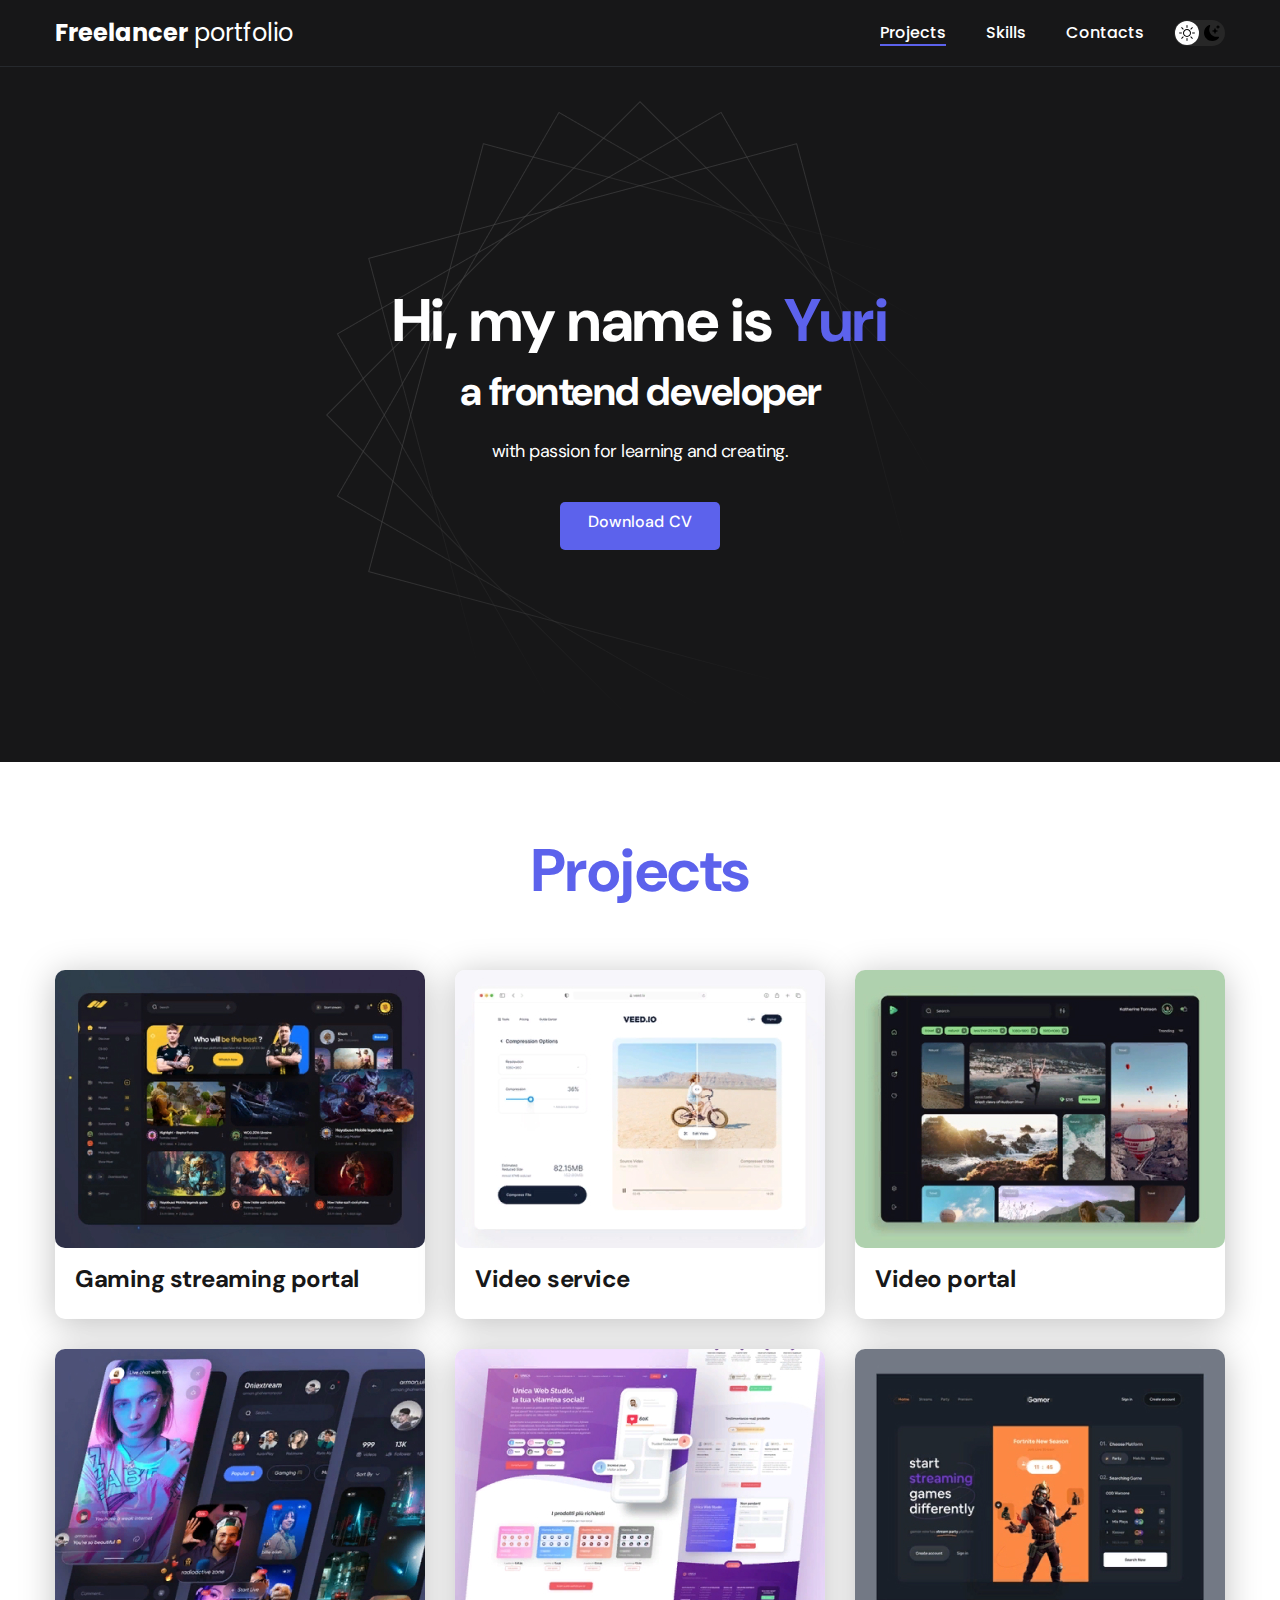
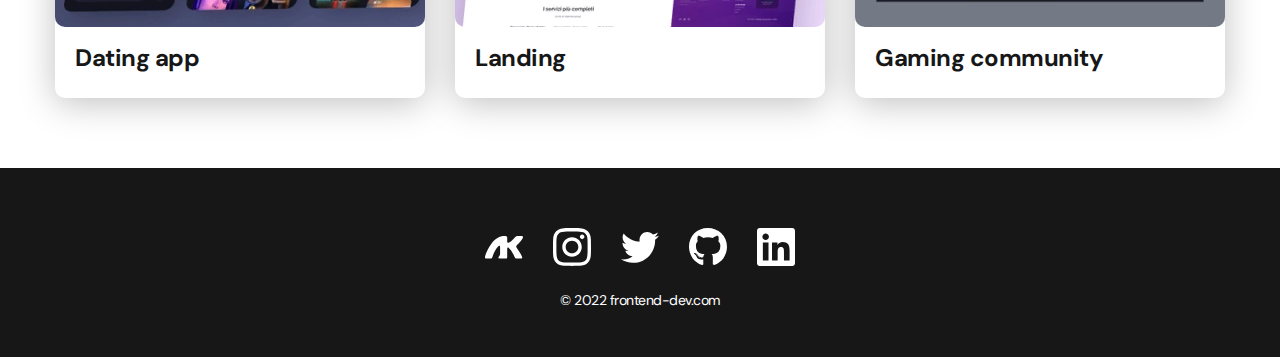
<file: index.html>
<!DOCTYPE html>
<html lang="en">
<head>
    <meta charset="UTF-8">
    <meta http-equiv="X-UA-Compatible" content="IE=edge">
    <meta name="viewport" content="width=device-width, initial-scale=1.0">
    <title>Freelancer portfolio</title>
    <link rel="stylesheet" href="./css/style.css">
</head>
<body>

<nav class="nav">
    <div class="container">
        <div class="nav-row">
            <a href="./index.html" class="logo"><strong>Freelancer</strong> portfolio</a>

            <button class="dark-mode">
                <img src="./img/icons/sun.svg" alt="light mode" class="dark-mode-btn__icons">
                <img src="./img/icons/moon.svg" alt="dark mode" class="dark-mode-btn__icons">
            </button>

            <ul class="nav-list">
        <li class="nav-list__item"><a href="./index.html" class="nav-list__link nav-list__link--active">Projects</a></li>
        <li class="nav-list__item"><a href="./skills.html" class="nav-list__link">Skills</a></li>
        <li class="nav-list__item"><a href="./contacts.html" class="nav-list__link">Contacts</a></li>
            </ul>
        </div>
    </div>
</nav>
    
<header class="header">

        <div class="header-wrapper">
            <h1 class="header__title">
                <strong>Hi, my name is <em>Yuri</em></strong><br>
                a frontend developer
            </h1>
            <div class="header__text">
                <p>with passion for learning and creating.</p>
            </div>
            <a href="#!" class="btn">Download CV</a>
        </div>

</header>

<main class="section">
    <div class="container">
        <h2 class="title-1">Projects</h2>
        <ul class="projects">
            <li class="project">
                <a href="./project-page1.html">
                <img src="./img/projects/01.jpg" alt="project image" class="project__img">
                <h3 class="project__title">Gaming streaming portal</h3>
            </a>
            </li>
            <li class="project">
                <a href="./project-page2.html">
                <img src="./img/projects/02.jpg" alt="project image" class="project__img">
                <h3 class="project__title">Video service</h3>
            </a>
            </li>
            <li class="project">
                <a href="./project-page.html">
                <img src="./img/projects/03.jpg" alt="project image" class="project__img">
                <h3 class="project__title">Video portal</h3>
            </a>
            </li>
            <li class="project">
                <a href="./project-page.html">
                <img src="./img/projects/04.jpg" alt="project image" class="project__img">
                <h3 class="project__title">Dating app</h3>
            </a>
            </li>
            <li class="project">
                <a href="./project-page.html">
                <img src="./img/projects/05.jpg" alt="project image" class="project__img">
                <h3 class="project__title">Landing</h3>
            </a>
            </li>
            <li class="project">
                <a href="./project-page.html">
                <img src="./img/projects/06.jpg" alt="project image" class="project__img">
                <h3 class="project__title">Gaming community</h3>
            </a>
            </li>
        </ul>
    </div>
</main>

<footer class="footer">
    <div class="container">
        <div class="footer__wrapper">
            <ul class="social">
            <li class="social__item"><a href="#!"><img src="./img/icons/vk.svg" alt="VK"></a></li>
            <li class="social__item"><a href="#!"><img src="./img/icons/Insta.svg" alt="Insta"></a></li>
            <li class="social__item"><a href="#!"><img src="./img/icons/Twit.svg" alt="Twitter"></a></li>    
            <li class="social__item"><a href="#!"><img src="./img/icons/Git.svg" alt="Git"></a></li>    
            <li class="social__item"><a href="#!"><img src="./img/icons/Link.svg" alt="LinkD"></a></li>    
            </ul>
            <div class="copyright">
            <p>© 2022 frontend-dev.com</p>
            </div>
        </div>
    </div>
</footer>

<script src="./main.js"></script>

</body>
</html>
</file>
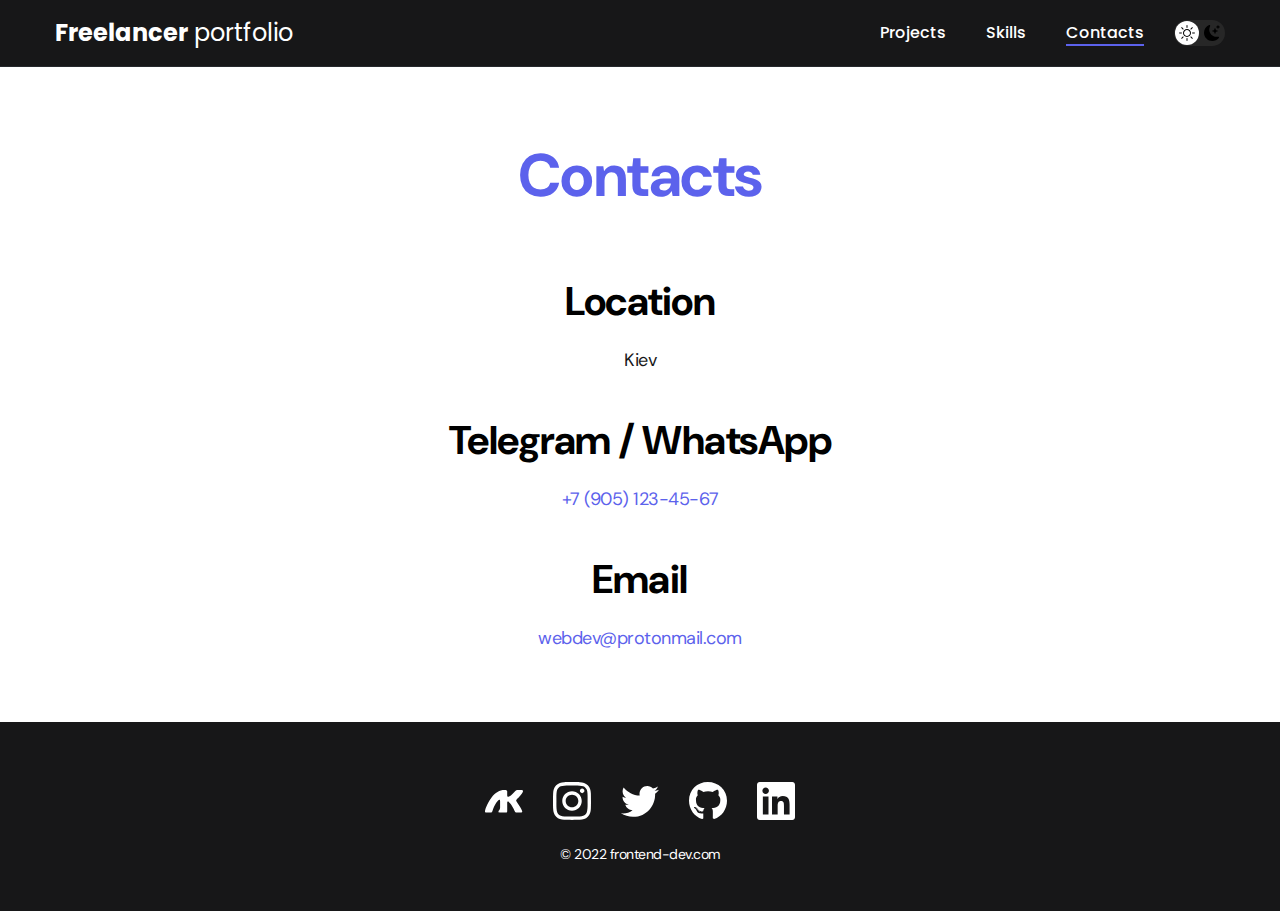
<file: contacts.html>
<!DOCTYPE html>
<html lang="en">
<head>
    <meta charset="UTF-8">
    <meta http-equiv="X-UA-Compatible" content="IE=edge">
    <meta name="viewport" content="width=device-width, initial-scale=1.0">
    <title>Freelancer portfolio</title>
    <link rel="stylesheet" href="./css/style.css">
</head>
<body>

<nav class="nav">
    <div class="container">
        <div class="nav-row">
            <a href="./index.html" class="logo"><strong>Freelancer</strong> portfolio</a>
            <button class="dark-mode">
                <img src="./img/icons/sun.svg" alt="light mode" class="dark-mode-btn__icons">
                <img src="./img/icons/moon.svg" alt="dark mode" class="dark-mode-btn__icons">
            </button>
            <ul class="nav-list">
        <li class="nav-list__item"><a href="./index.html" class="nav-list__link">Projects</a></li>
        <li class="nav-list__item"><a href="./skills.html" class="nav-list__link ">Skills</a></li>
        <li class="nav-list__item"><a href="./contacts.html" class="nav-list__link nav-list__link--active">Contacts</a></li>
            </ul>
        </div>
    </div>
</nav>
    


<main class="section">
    <div class="container">



            <h1 class="title-1">Contacts</h1>

            <ul class="content-list">
                <li class="content-list__item">
                    <h2 class="title-2">Location</h2>
                    <p>Kiev</p>
                </li>

                <li class="content-list__item">
                    <h2 class="title-2">Telegram / WhatsApp</h2>
                    <p><a href="tel:+79051234567">+7 (905) 123-45-67</a></p>
                </li>

                <li class="content-list__item">
                    <h2 class="title-2">Email</h2>
                    <p><a href="mailto:webdev@protonmail.com">webdev@protonmail.com</a> </p>
                </li>
            </ul>




    </div>
</main>

<footer class="footer">
    <div class="container">
        <div class="footer__wrapper">
            <ul class="social">
            <li class="social__item"><a href="#!"><img src="./img/icons/vk.svg" alt="VK"></a></li>
            <li class="social__item"><a href="#!"><img src="./img/icons/Insta.svg" alt="Insta"></a></li>
            <li class="social__item"><a href="#!"><img src="./img/icons/Twit.svg" alt="Twitter"></a></li>    
            <li class="social__item"><a href="#!"><img src="./img/icons/Git.svg" alt="Git"></a></li>    
            <li class="social__item"><a href="#!"><img src="./img/icons/Link.svg" alt="LinkD"></a></li>    
            </ul>
            <div class="copyright">
            <p>© 2022 frontend-dev.com</p>
            </div>
        </div>
    </div>
</footer>

<script src="./main.js"></script>

</body>
</html>
</file>
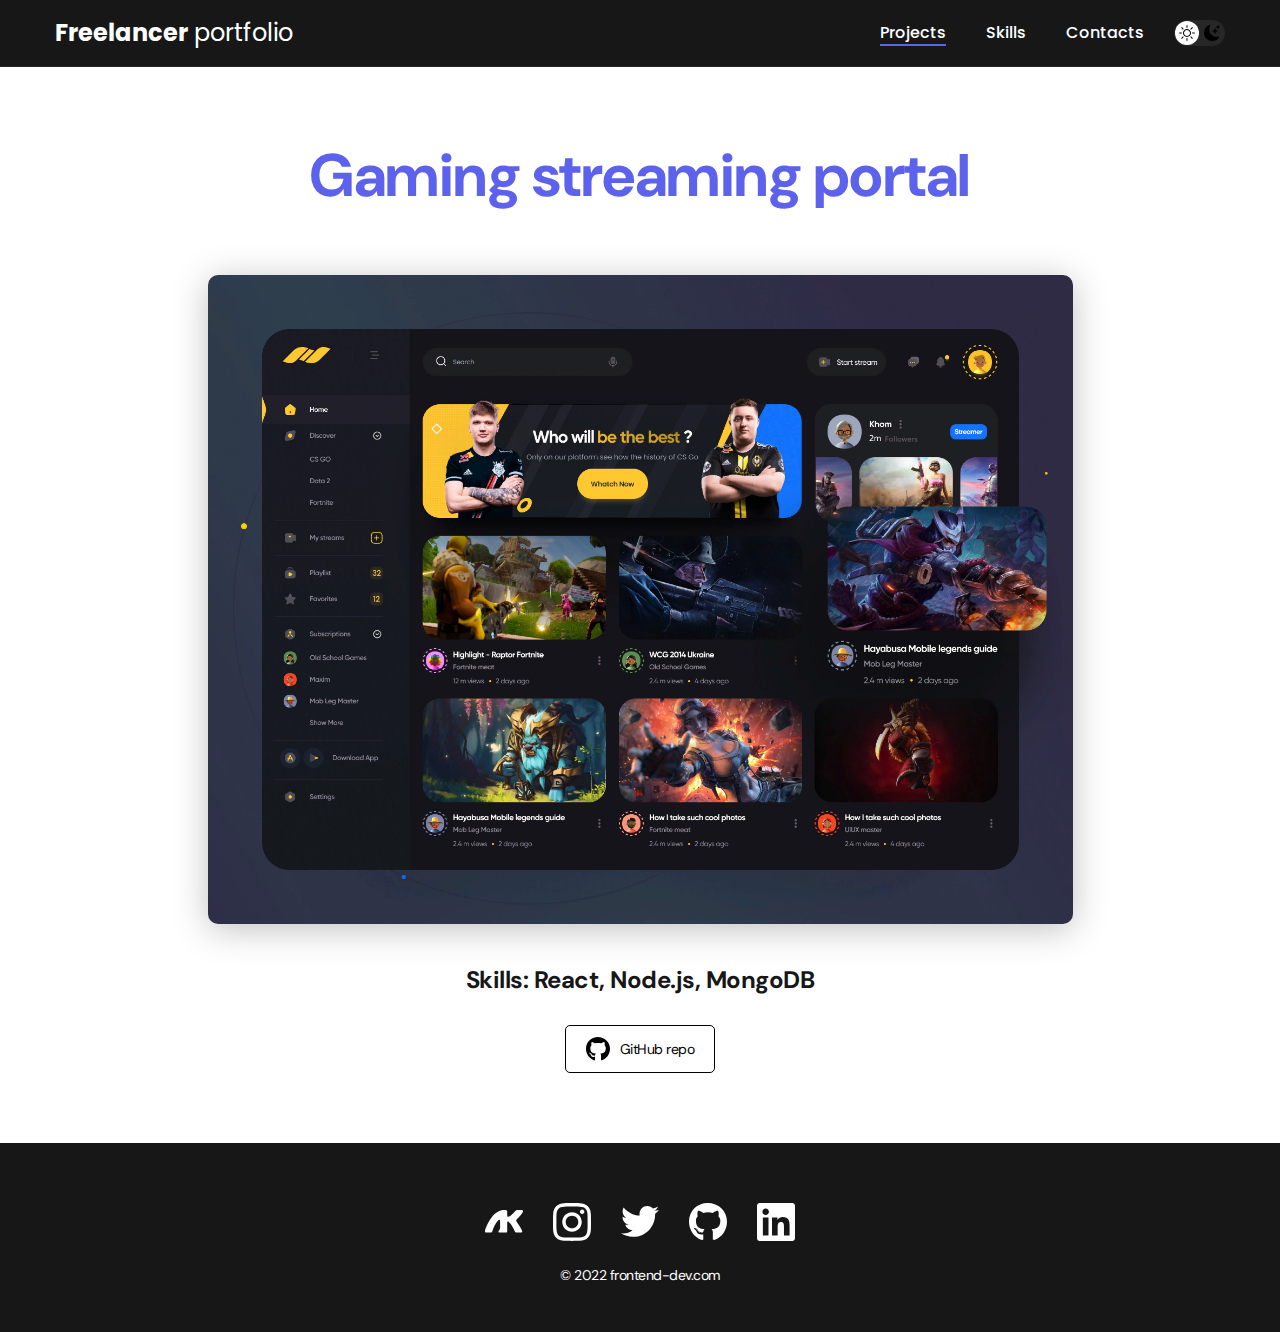
<file: project-page1.html>
<!DOCTYPE html>
<html lang="en">
<head>
    <meta charset="UTF-8">
    <meta http-equiv="X-UA-Compatible" content="IE=edge">
    <meta name="viewport" content="width=device-width, initial-scale=1.0">
    <title>Freelancer portfolio</title>
    <link rel="stylesheet" href="./css/style.css">
</head>
<body>

<nav class="nav">
    <div class="container">
        <div class="nav-row">
            <a href="./index.html" class="logo"><strong>Freelancer</strong> portfolio</a>
            <button class="dark-mode">
                <img src="./img/icons/sun.svg" alt="light mode" class="dark-mode-btn__icons">
                <img src="./img/icons/moon.svg" alt="dark mode" class="dark-mode-btn__icons">
            </button>
            <ul class="nav-list">
        <li class="nav-list__item"><a href="./index.html" class="nav-list__link nav-list__link--active">Projects</a></li>
        <li class="nav-list__item"><a href="./skills.html" class="nav-list__link">Skills</a></li>
        <li class="nav-list__item"><a href="./contacts.html" class="nav-list__link">Contacts</a></li>
            </ul>
        </div>
    </div>
</nav>
    


<main class="section">
    <div class="container">

        <div class="project-details">

            <h1 class="title-1">Gaming streaming portal</h1>

            <img src="./img/projects/new/01-big.jpg" alt="" class="project-details__cover">

            <div class="project-detail__desc">
                <p>Skills: React, Node.js, MongoDB</p>
            </div>

            <a href="#!" class="btn-outline">
                <img src="./img/icons/GitHub-icons.svg" alt="">
                GitHub repo
            </a>

        </div>

    </div>
</main>

<footer class="footer">
    <div class="container">
        <div class="footer__wrapper">
            <ul class="social">
            <li class="social__item"><a href="#!"><img src="./img/icons/vk.svg" alt="VK"></a></li>
            <li class="social__item"><a href="#!"><img src="./img/icons/Insta.svg" alt="Insta"></a></li>
            <li class="social__item"><a href="#!"><img src="./img/icons/Twit.svg" alt="Twitter"></a></li>    
            <li class="social__item"><a href="#!"><img src="./img/icons/Git.svg" alt="Git"></a></li>    
            <li class="social__item"><a href="#!"><img src="./img/icons/Link.svg" alt="LinkD"></a></li>    
            </ul>
            <div class="copyright">
            <p>© 2022 frontend-dev.com</p>
            </div>
        </div>
    </div>
</footer>

<script src="./main.js"></script>

</body>
</html>
</file>
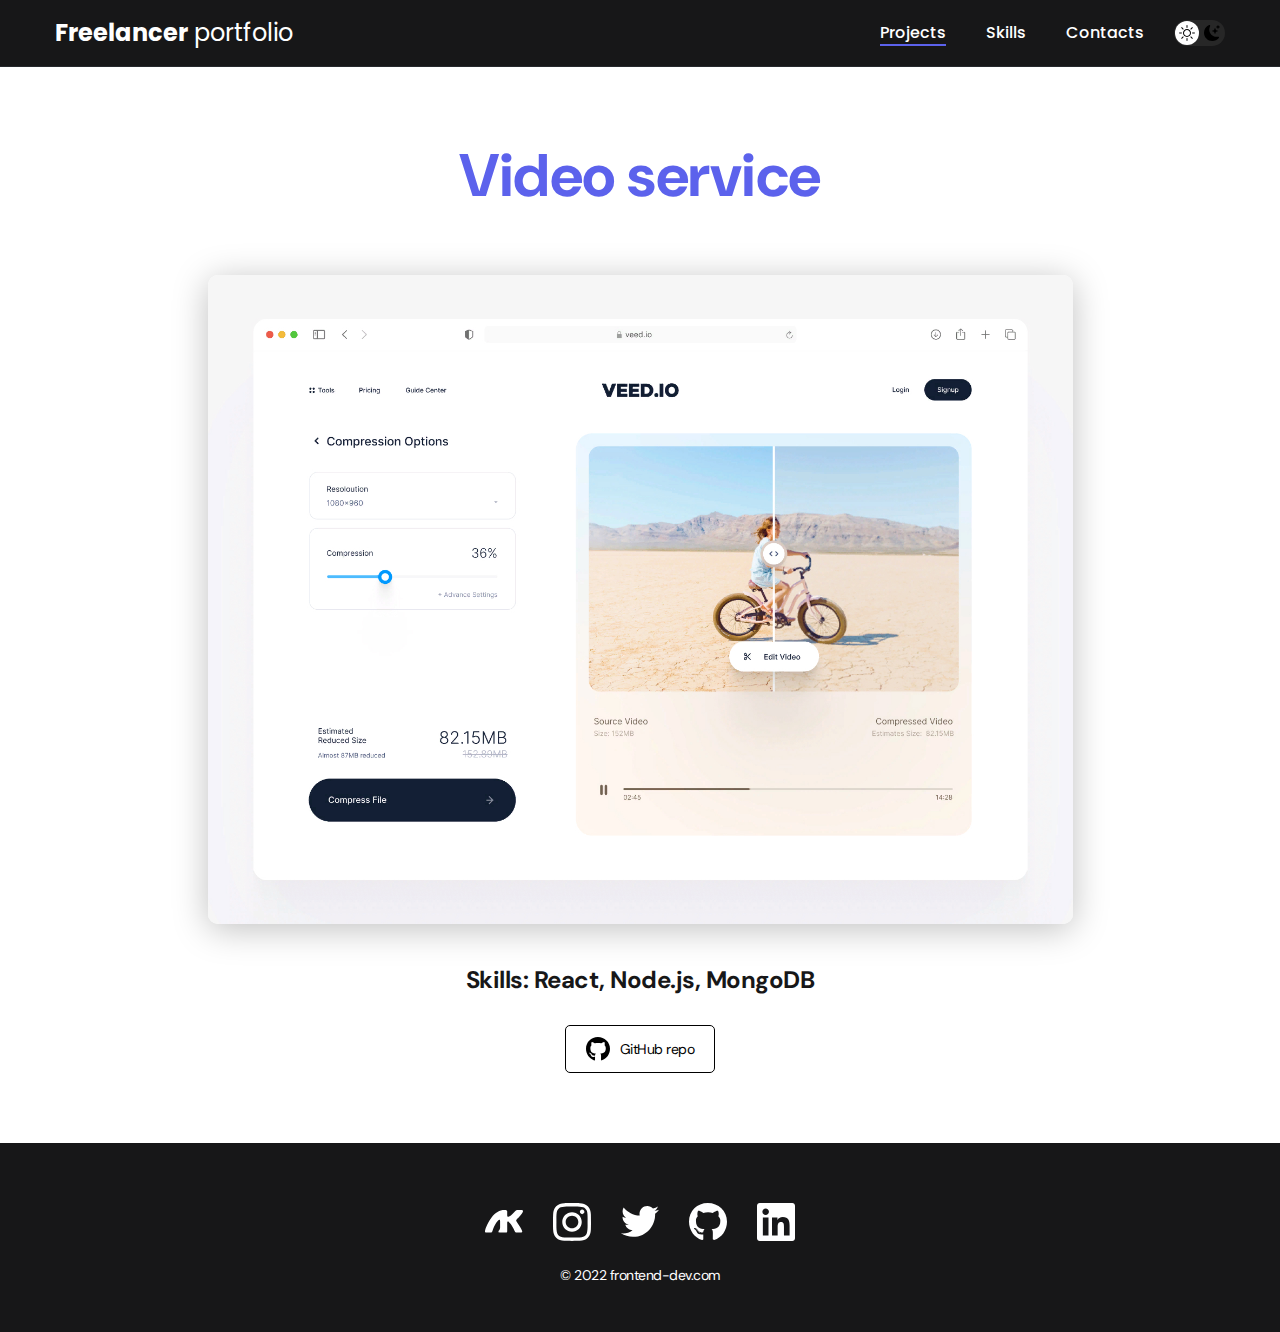
<file: project-page2.html>
<!DOCTYPE html>
<html lang="en">
<head>
    <meta charset="UTF-8">
    <meta http-equiv="X-UA-Compatible" content="IE=edge">
    <meta name="viewport" content="width=device-width, initial-scale=1.0">
    <title>Freelancer portfolio</title>
    <link rel="stylesheet" href="./css/style.css">
</head>
<body>

<nav class="nav">
    <div class="container">
        <div class="nav-row">
            <a href="./index.html" class="logo"><strong>Freelancer</strong> portfolio</a>
            <button class="dark-mode">
                <img src="./img/icons/sun.svg" alt="light mode" class="dark-mode-btn__icons">
                <img src="./img/icons/moon.svg" alt="dark mode" class="dark-mode-btn__icons">
            </button>
            <ul class="nav-list">
        <li class="nav-list__item"><a href="./index.html" class="nav-list__link nav-list__link--active">Projects</a></li>
        <li class="nav-list__item"><a href="./skills.html" class="nav-list__link">Skills</a></li>
        <li class="nav-list__item"><a href="./contacts.html" class="nav-list__link">Contacts</a></li>
            </ul>
        </div>
    </div>
</nav>
    


<main class="section">
    <div class="container">

        <div class="project-details">

            <h1 class="title-1">Video service</h1>

            <img src="./img/projects/new/02-big.jpg" alt="" class="project-details__cover">

            <div class="project-detail__desc">
                <p>Skills: React, Node.js, MongoDB</p>
            </div>

            <a href="#!" class="btn-outline">
                <img src="./img/icons/GitHub-icons.svg" alt="">
                GitHub repo
            </a>

        </div>

    </div>
</main>

<footer class="footer">
    <div class="container">
        <div class="footer__wrapper">
            <ul class="social">
            <li class="social__item"><a href="#!"><img src="./img/icons/vk.svg" alt="VK"></a></li>
            <li class="social__item"><a href="#!"><img src="./img/icons/Insta.svg" alt="Insta"></a></li>
            <li class="social__item"><a href="#!"><img src="./img/icons/Twit.svg" alt="Twitter"></a></li>    
            <li class="social__item"><a href="#!"><img src="./img/icons/Git.svg" alt="Git"></a></li>    
            <li class="social__item"><a href="#!"><img src="./img/icons/Link.svg" alt="LinkD"></a></li>    
            </ul>
            <div class="copyright">
            <p>© 2022 frontend-dev.com</p>
            </div>
        </div>
    </div>
</footer>

<script src="./main.js"></script>


</body>
</html>
</file>
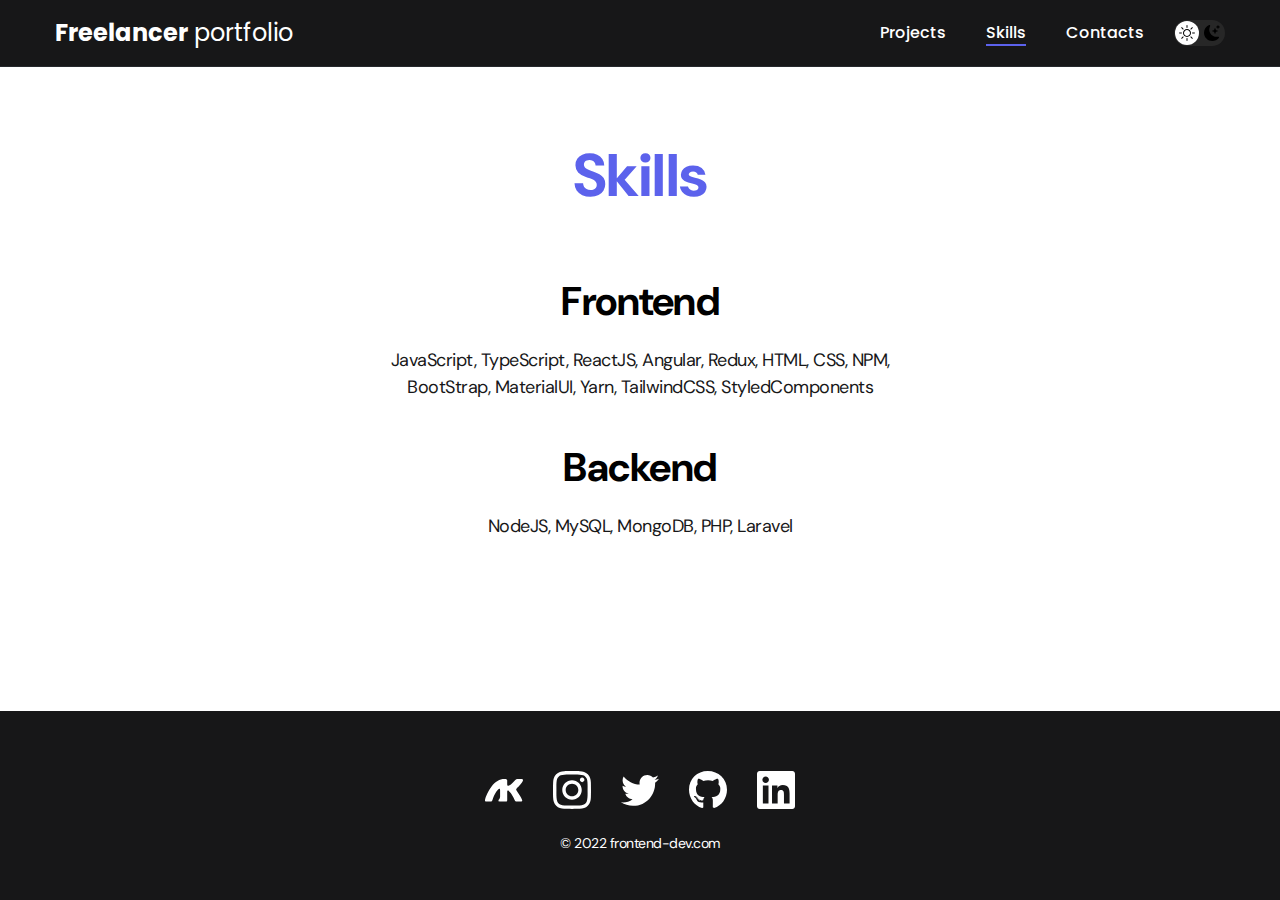
<file: skills.html>
<!DOCTYPE html>
<html lang="en">
<head>
    <meta charset="UTF-8">
    <meta http-equiv="X-UA-Compatible" content="IE=edge">
    <meta name="viewport" content="width=device-width, initial-scale=1.0">
    <title>Freelancer portfolio</title>
    <link rel="stylesheet" href="./css/style.css">
</head>
<body>

<nav class="nav">
    <div class="container">
        <div class="nav-row">
            <a href="./index.html" class="logo"><strong>Freelancer</strong> portfolio</a>
            <button class="dark-mode">
                <img src="./img/icons/sun.svg" alt="light mode" class="dark-mode-btn__icons">
                <img src="./img/icons/moon.svg" alt="dark mode" class="dark-mode-btn__icons">
            </button>
            <ul class="nav-list">
        <li class="nav-list__item"><a href="./index.html" class="nav-list__link">Projects</a></li>
        <li class="nav-list__item"><a href="./skills.html" class="nav-list__link nav-list__link--active">Skills</a></li>
        <li class="nav-list__item"><a href="./contacts.html" class="nav-list__link">Contacts</a></li>
            </ul>
        </div>
    </div>
</nav>
    


<main class="section">
    <div class="container">



            <h1 class="title-1">Skills</h1>

            <ul class="content-list">
                <li class="content-list__item">
                    <h2 class="title-2">Frontend</h2>
                    <p>JavaScript, TypeScript, ReactJS, Angular, Redux, HTML, CSS, NPM, BootStrap, MaterialUI, Yarn, TailwindCSS, StyledComponents</p>
                </li>

                <li class="content-list__item">
                    <h2 class="title-2">Backend</h2>
                    <p>NodeJS, MySQL, MongoDB, PHP, Laravel</p>
                </li>

            </ul>

        
        



    </div>
</main>

<footer class="footer">
    <div class="container">
        <div class="footer__wrapper">
            <ul class="social">
            <li class="social__item"><a href="#!"><img src="./img/icons/vk.svg" alt="VK"></a></li>
            <li class="social__item"><a href="#!"><img src="./img/icons/Insta.svg" alt="Insta"></a></li>
            <li class="social__item"><a href="#!"><img src="./img/icons/Twit.svg" alt="Twitter"></a></li>    
            <li class="social__item"><a href="#!"><img src="./img/icons/Git.svg" alt="Git"></a></li>    
            <li class="social__item"><a href="#!"><img src="./img/icons/Link.svg" alt="LinkD"></a></li>    
            </ul>
            <div class="copyright">
            <p>© 2022 frontend-dev.com</p>
            </div>
        </div>
    </div>
</footer>

<script src="./main.js"></script>

</body>
</html>
</file>
<file: css/style.css>
@import url(./reset.css);
@import url('https://fonts.googleapis.com/css2?family=DM+Sans:wght@400;500;700&family=Poppins:wght@400;500;700&display=swap');

/*

font-family: 'DM Sans', sans-serif;
font-family: 'Poppins', sans-serif;

*/

:root {
    --blackpure: #000;
    --black: #171718;
    --black-border: #26292D;
    --white: #fff;
    --purple: #5C62EC;

    --text-color:var(--black);
    --dark-bg: var(--black);
    --dark-border: var(--black-border);
    --header-text:var(--white);
    --accent:var(--purple);

    /* light mode  */
    --page-bg: var(--white);
    --text-color: var(--black);
    --title-1:var(--accent);
    --title-2:var(--blackpure);
    --project-card-bg:var(--white);
    --project-card-text:var(--black);
    --box-shadow: 0px 5px 35px rgba(0, 0, 0, 0.25);


}

/*    DARK MODE  */

.dark {

    --page-bg: #252526; 
    --text-color:var(--white);
    --title-1:var(--white);
    --title-2:var(--white);
    --project-card-bg:var(--black);
    --project-card-text:var(--white);
    --box-shadow: 0px 5px 35px rgba(0, 0, 0, 0.8);

}

html, body {
    font-family: 'DM Sans', sans-serif;
    letter-spacing: -0.5px;
    min-height: 100vh;
    display: flex;
    flex-direction: column;
    background-color: var(--page-bg);
    color: var(--text-color)
}

.container {
    max-width: 1200px;
    padding: 0 15px;
    margin: 0 auto;

}

.none {
    display: none !important;
}

/*         NAVIGATION   */

.nav {
    background-color: var(--dark-bg);
    color: var(--header-text);
    padding: 20px 0;
    border-bottom: solid 1px var(--dark-border);
    letter-spacing: normal;
}

.nav-row {
    display: flex;
    justify-content: flex-end;
    align-items: center;
    column-gap: 30px;
    row-gap: 20px;
    flex-wrap: wrap;
}

.logo {
    margin-right: auto;
    color:var(--header-text);
    font-size: 24px;
    font-family: 'Poppins', sans-serif;
}

.logo strong {
    font-weight: 700;
}

.nav-list {
    display: flex;
    align-items: center;
    row-gap: 10px;
    flex-wrap: wrap;
    column-gap: 40px;
    font-size: 16px;
    font-weight: 500;
    font-family: 'Poppins', sans-serif;

}


.nav-list__link {
    color:var(--header-text);
    transition: opacity .2s ease-in;
}

.nav-list__link:hover {
    opacity: 0.8;
}

.nav-list__link--active {
position: relative;
}

.nav-list__link--active::before {
content: "";
display: block;
height: 2px;
width: 100%;
background-color: var(--accent);
position: absolute;
top: 100%;
left: 0;

}

/*        DARK MODE BTM    */

.dark-mode {
    order: 9;
    position: relative;
    display: flex;
    justify-content: space-between;
    padding: 5px;
    width: 51px;
    height: 26px;
    background-color: #272727;
    border-radius: 50px;
}

.dark-mode::before {
    content: " ";
    position: absolute;
    top: 1px;
    left: 1px;
    display: block;
    width: 24px;
    height: 24px;
    border-radius: 50%;
    background-color: var(--white);
    transition: left .2s ease-in;
}

.dark-mode--active::before {
    left: 26px;
}

.dark-mode-btn__icons {
position: relative;
z-index: 8;
}

/*          HEADER      */

.header {
min-height: 695px;
padding: 40px 0;
background-color: var(--dark-bg);
background-image: url(../img/projects/header-bg.png);
background-repeat: no-repeat;
background-size: auto;
background-position: center;
color: var(--header-text);
display: flex;
justify-content: center;
align-items: center;
text-align: center;
}


.header-wrapper {
    max-width: 660px;
    padding: 0 15px;

}
.header__title {
    margin-bottom: 20px;
    font-size: 40px;
    line-height: 1.4;
    font-weight: 700;

}

.header__title strong {
    font-size: 60px;
    line-height: 1.4;
    font-weight: 700;
}

.header__title em {
    color: var(--accent);
    font-style: normal;
}

.header__text {
    font-size: 18px;
    line-height: 1.333;
    margin-bottom: 40px;

}

.header__text p + p{
    margin-top: 0.5em;
}

/*            BTN            */

.btn {
display: inline-block;
padding: 12px 28px;
color:var(--white);
background-color: var(--accent);
height: 48px;
border-radius: 5px;
letter-spacing: 0.15px;
font-size: 16px;
font-weight: 500;
transition: opacity .2s ease-in;
}

.btn:hover {
    opacity: 0.8;
}

.btn:active {
    position: relative;
    top: 1px;
}

.btn-outline {

display: flex;
column-gap: 10px;
align-items: center;    
background-color: var(--white);
height: 48px;
border-radius: 5px;
padding: 12px 20px;
border: 1px solid var(--blackpure);
color: var(--blackpure);
transition: opacity .2s ease-in;
}

.btn-outline:hover {
    opacity: 0.8;
    box-shadow: 0px 5px 35px rgba(0, 0, 0, 0.25);
}

.btn-outline:active {
    position: relative;
    top: 1px;
}


/*            MAIN   PROJECTS            */

.section {
    padding: 70px 0;
    background-color: var(--page-bg);
    color: var(--text-color)

}

.title-1 {
    margin-bottom: 60px;
    font-size: 60px;
    font-weight: 700;
    line-height: 1.3;
    color: var(--title-1);
    text-align: center;

}

/*             PROJECTS            */

.projects {
    display: flex;
    flex-wrap: wrap;
    column-gap: 30px;
    row-gap: 30px;
    justify-content: center;

}
.project {
max-width: 370px;
background-color: var(--project-card-bg);
border-radius: 10px;
box-shadow: var(--box-shadow);

}

.project__img {
border-radius: 10px;

}

.project__title {
padding: 15px 20px 25px;
font-weight: 700;
font-size: 24px;
line-height: 1.3;
color: var(--project-card-text);
}

/* PROJECT DETAILS  */

.project-details {
    max-width: 865px;
    margin: 0 auto;
    display: flex;
    flex-direction: column;
    align-items: center;
    text-align: center;

}

.project-details__cover {
max-width: 100%;
margin-bottom: 40px;
box-shadow: 0px 5px 35px rgba(0, 0, 0, 0.25);
border-radius: 10px;
}

.project-detail__desc {
font-size: 24px;
line-height: 1.3;
letter-spacing: -0.5px;
font-weight: 700;
margin-bottom: 30px;
}

/* SKILLS  */

.content-list {
max-width: 570px;
display: flex;
flex-direction: column;
align-items: center;
text-align: center;
row-gap: 40px;
margin: 0 auto;
}
.content-list a {
    color: var(--accent);
}

.content-list__item {
    font-size: 18px;
    line-height: 1.5;
    
}

.content-list__item p + p {
    margin-top: 0.5em;
}

.title-2 {
    font-size: 40px;
    line-height: 1.3;
    margin-bottom: 20px;
    font-weight: 700;
    color: var(--title-2);
}

/* FOOTER */

.footer {
    background-color: var(--dark-bg);
    padding: 60px 0 50px;
    color:var(--header-text);
    margin-top: auto;
}



.footer__wrapper {
    display: flex;
    flex-direction: column;
    align-items: center;
    row-gap: 27px;
}
.social {
    display: flex;
    column-gap: 30px;
    align-items: center;
}


.copyright p + p {
    margin-top: 5px;

}

/* MOBILE  */

@media (max-width: 620px) {

    header {
        min-height: unset;
    }

    .header-title {
        font-size: 30px;
    }

    .header-title strong {
        font-size: 40px;
    }

    .nav-row {
        justify-content: space-between;
    }

    .dark-mode {
        order: 0;
    }

    .section {
        padding: 40px 0;
    }

    .title-1 {
        margin-bottom: 30px;
        font-size: 40px;
    }

    .title-2 {
        margin-bottom: 10px;
        font-size: 30px;
    }

    .project__title {
        font-size: 22px;
    }

    .project-detail__desc {
        font-size: 22px;
        margin-bottom: 20px;
    }

    .footer {
        padding: 40px 0 30px;
    }

    .footer-wrapper {
        row-gap: 20px;
    }

    .social {
        column-gap: 20px;
    }

    .social__item {
        width: 28px;
    }

    .content-list {
        row-gap: 20px;
    }

    .content-list__item {
        font-size: 16px;
    }
}

/*  3:33:09  */
</file>
